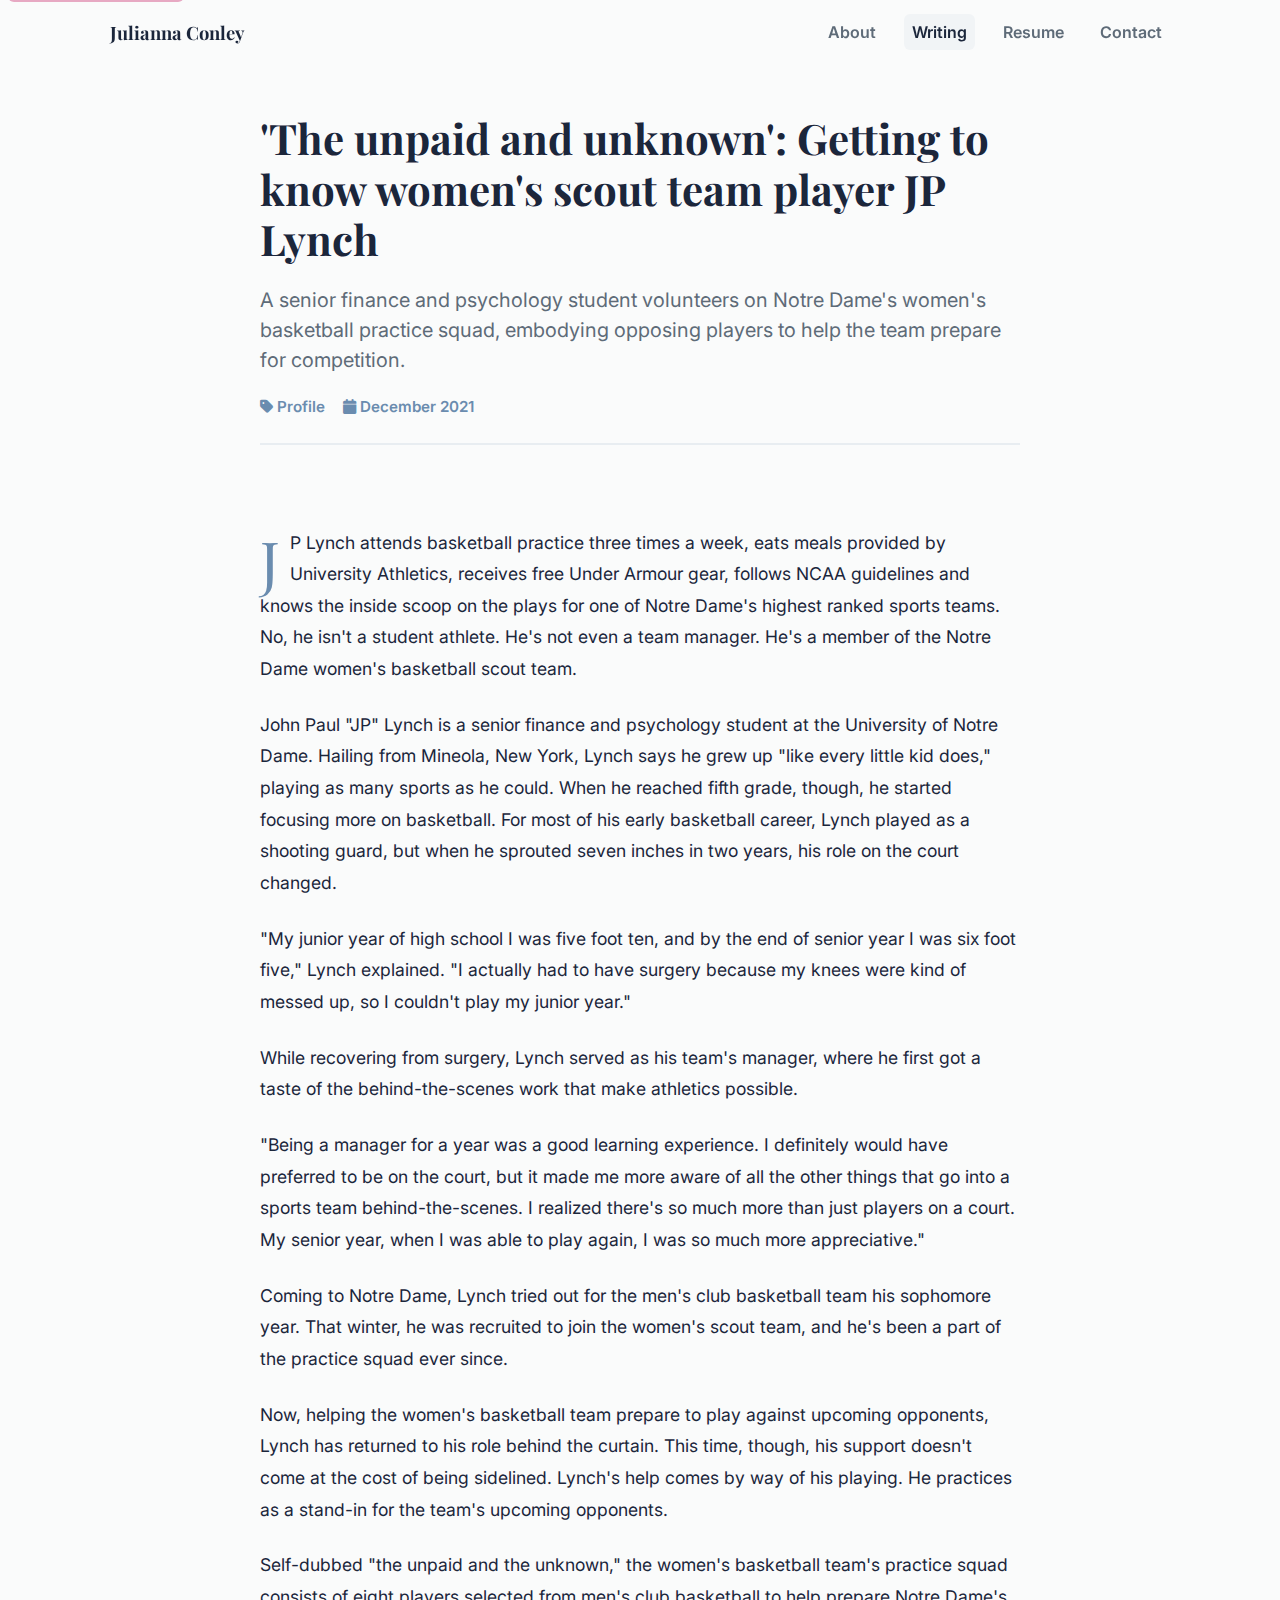
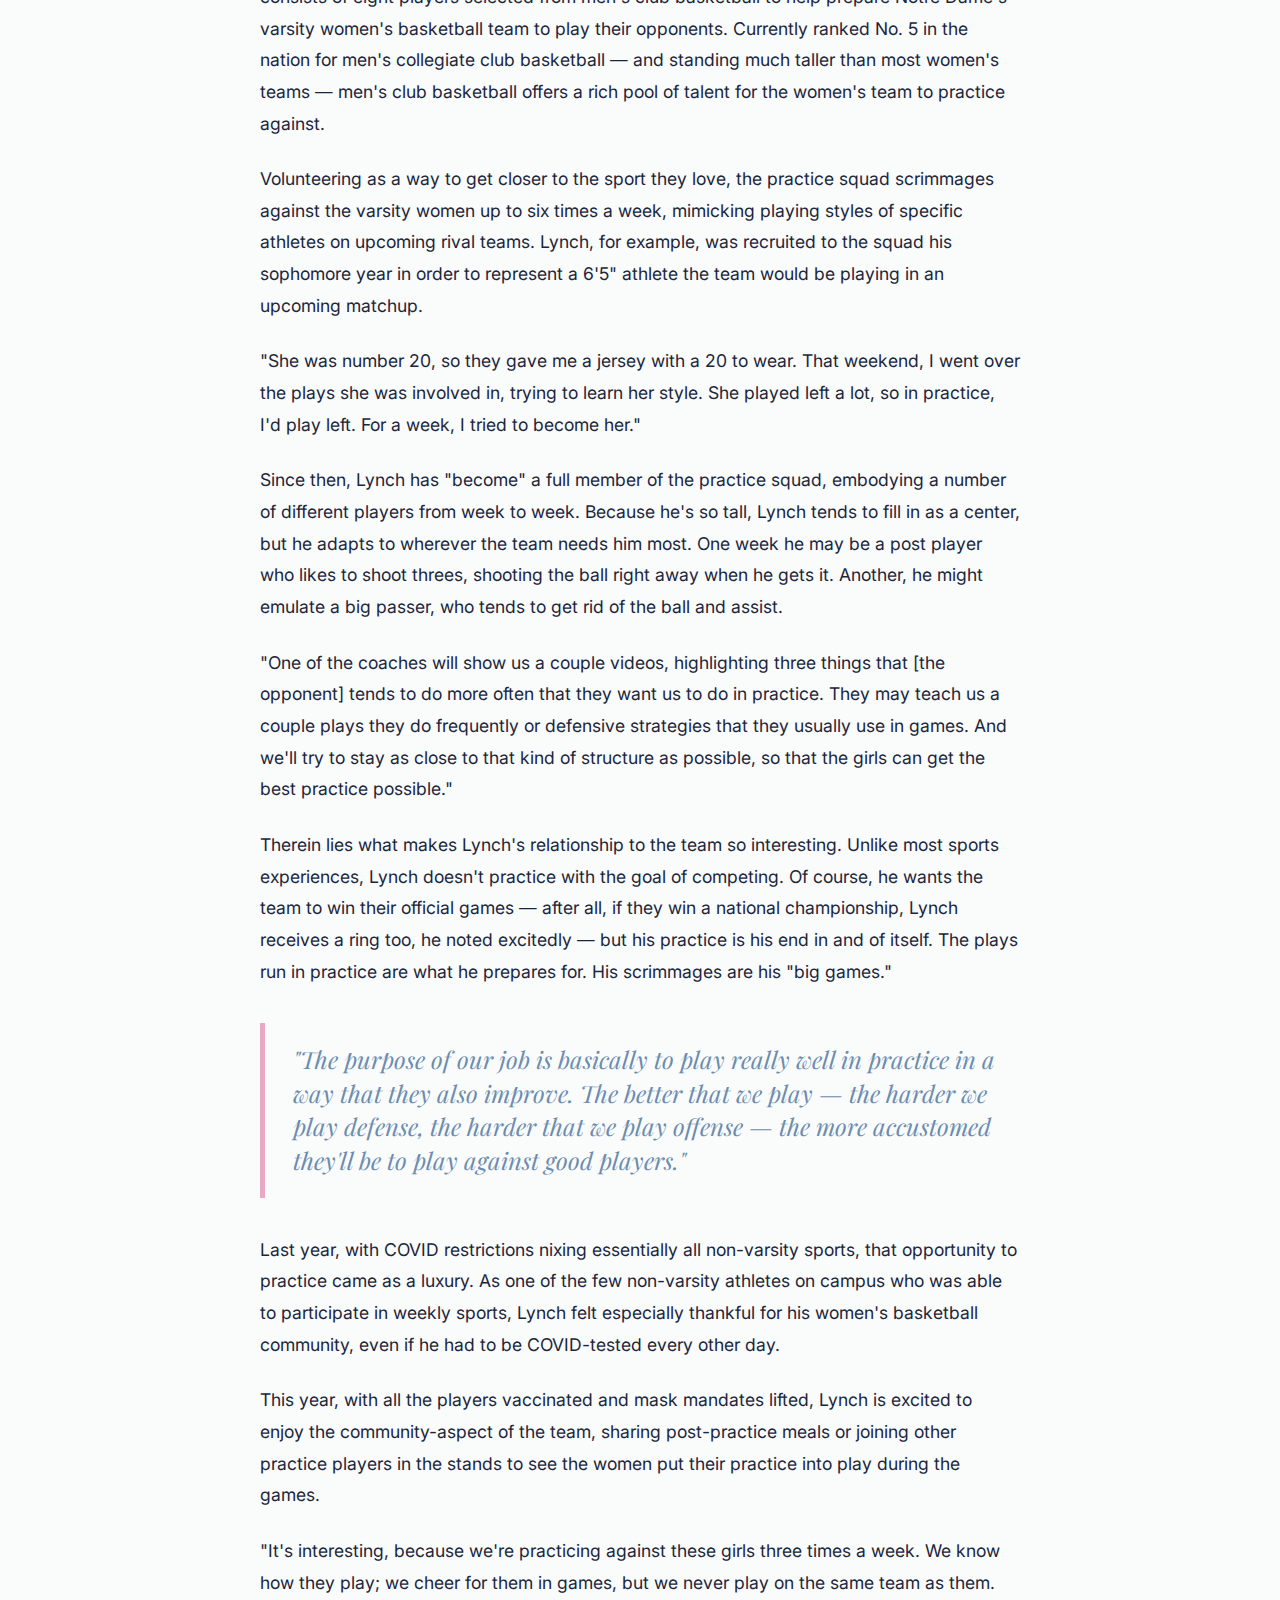
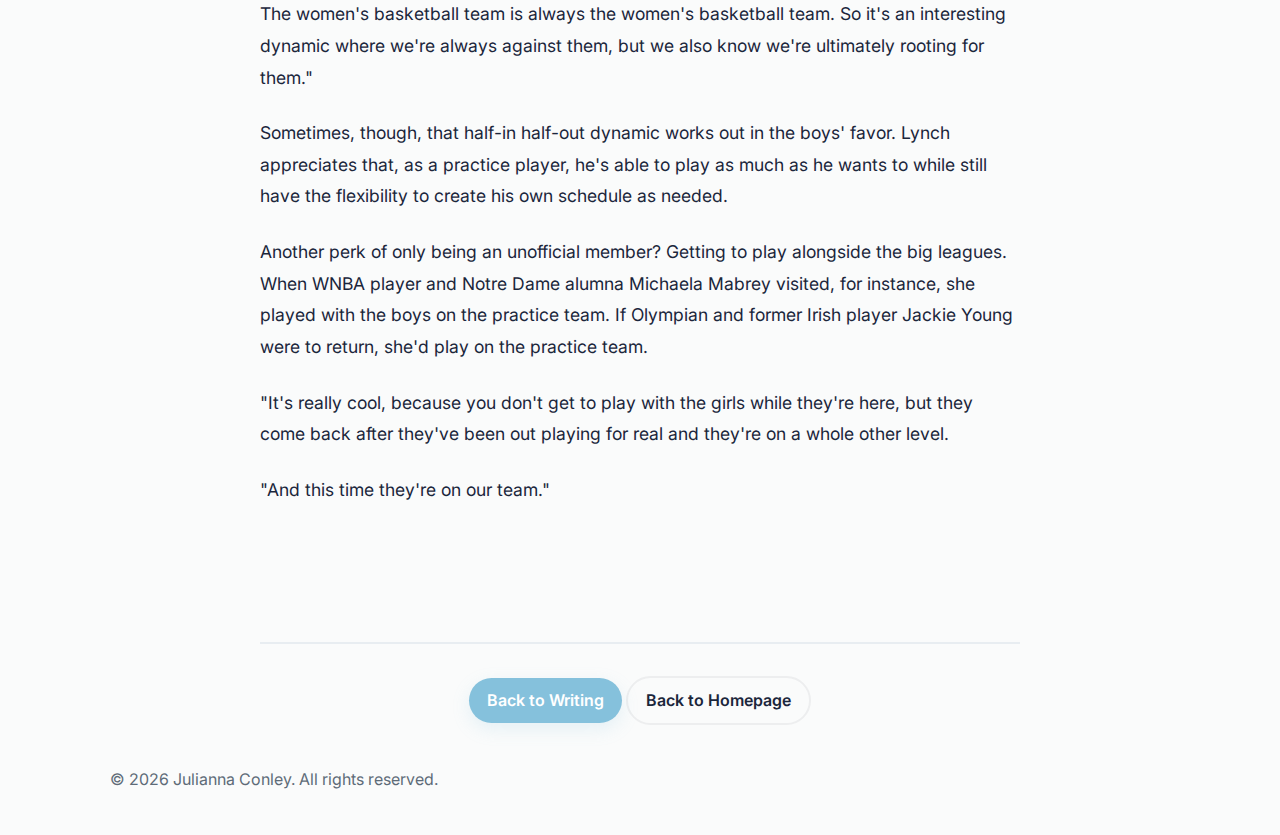
<file: jp-lynch-article.html>
<!DOCTYPE html>
<html lang="en">
<head>
  <meta charset="utf-8" />
  <meta name="viewport" content="width=device-width,initial-scale=1" />
  <title>'The unpaid and unknown': Getting to know women's scout team player JP Lynch — Julianna Conley</title>
  <meta name="description" content="A profile of JP Lynch, a senior who volunteers on Notre Dame's women's basketball practice squad." />
  <link href="https://fonts.googleapis.com/css2?family=Playfair+Display:wght@600;700&family=Inter:wght@300;400;600&display=swap" rel="stylesheet">
  <link rel="stylesheet" href="pwebsite.css" />
  <link href="https://cdnjs.cloudflare.com/ajax/libs/font-awesome/6.4.0/css/all.min.css" rel="stylesheet">
  <style>
    .article-header {
      padding: 48px 0 32px;
      max-width: 760px;
      margin: 0 auto;
    }
    .article-title {
      font-family: 'Playfair Display', serif;
      font-size: 42px;
      line-height: 1.2;
      color: var(--text);
      margin: 0 0 16px;
    }
    .article-subtitle {
      font-size: 1.25rem;
      color: var(--muted);
      margin-bottom: 20px;
      line-height: 1.5;
    }
    .article-meta {
      display: flex;
      gap: 18px;
      flex-wrap: wrap;
      color: var(--primary);
      font-weight: 600;
      font-size: 0.95rem;
      padding-bottom: 24px;
      border-bottom: 2px solid rgba(106,140,175,0.12);
    }
    .article-body {
      max-width: 760px;
      margin: 0 auto;
      padding: 32px 0 64px;
    }
    .article-body p {
      color: var(--text);
      font-size: 1.1rem;
      line-height: 1.8;
      margin-bottom: 24px;
    }
    .article-body p:first-of-type::first-letter {
      font-size: 3.8rem;
      font-family: 'Playfair Display', serif;
      float: left;
      line-height: 0.85;
      margin: 8px 10px 0 0;
      color: var(--primary);
    }
    .pullquote {
      font-family: 'Playfair Display', serif;
      font-size: 1.5rem;
      line-height: 1.4;
      color: var(--primary);
      border-left: 5px solid var(--accent);
      padding: 20px 0 20px 28px;
      margin: 36px 0;
      font-style: italic;
    }
    .article-actions {
      max-width: 760px;
      margin: 48px auto 0;
      padding-top: 32px;
      border-top: 2px solid rgba(106,140,175,0.12);
      text-align: center;
    }
    @media (max-width: 768px) {
      .article-title {
        font-size: 32px;
      }
      .article-body p {
        font-size: 1.05rem;
      }
      .pullquote {
        font-size: 1.3rem;
        padding-left: 20px;
      }
    }
  </style>
</head>
<body>
  <a class="skip-link" href="#main">Skip to main content</a>
  
  <header class="site-header">
    <nav class="navbar" role="navigation" aria-label="Primary">
      <div class="container nav-inner">
        <a class="brand" href="index.html">Julianna Conley</a>
        <ul class="nav-list">
          <li><a href="index.html">About</a></li>
          <li><a href="writing.html" aria-current="page">Writing</a></li>
          <li><a href="resume.html">Resume</a></li>
          <li><a href=".html#contact">Contact</a></li>
        </ul>
      </div>
    </nav>
  </header>

  <main id="main" class="container">
    <article>
      <header class="article-header">
        <h1 class="article-title">'The unpaid and unknown': Getting to know women's scout team player JP Lynch</h1>
        <p class="article-subtitle">A senior finance and psychology student volunteers on Notre Dame's women's basketball practice squad, embodying opposing players to help the team prepare for competition.</p>
        <div class="article-meta">
          <span><i class="fas fa-tag"></i> Profile</span>
          <span><i class="fas fa-calendar"></i> December 2021</span>
        </div>
      </header>

      <div class="article-body">
        <p>JP Lynch attends basketball practice three times a week, eats meals provided by University Athletics, receives free Under Armour gear, follows NCAA guidelines and knows the inside scoop on the plays for one of Notre Dame's highest ranked sports teams. No, he isn't a student athlete. He's not even a team manager. He's a member of the Notre Dame women's basketball scout team.</p>

        <p>John Paul "JP" Lynch is a senior finance and psychology student at the University of Notre Dame. Hailing from Mineola, New York, Lynch says he grew up "like every little kid does," playing as many sports as he could. When he reached fifth grade, though, he started focusing more on basketball. For most of his early basketball career, Lynch played as a shooting guard, but when he sprouted seven inches in two years, his role on the court changed.</p>

        <p>"My junior year of high school I was five foot ten, and by the end of senior year I was six foot five," Lynch explained. "I actually had to have surgery because my knees were kind of messed up, so I couldn't play my junior year."</p>

        <p>While recovering from surgery, Lynch served as his team's manager, where he first got a taste of the behind-the-scenes work that make athletics possible.</p>

    
         <p> "Being a manager for a year was a good learning experience. I definitely would have preferred to be on the court, but it made me more aware of all the other things that go into a sports team behind-the-scenes. I realized there's so much more than just players on a court. My senior year, when I was able to play again, I was so much more appreciative."</p>

        <p>Coming to Notre Dame, Lynch tried out for the men's club basketball team his sophomore year. That winter, he was recruited to join the women's scout team, and he's been a part of the practice squad ever since.</p>

        <p>Now, helping the women's basketball team prepare to play against upcoming opponents, Lynch has returned to his role behind the curtain. This time, though, his support doesn't come at the cost of being sidelined. Lynch's help comes by way of his playing. He practices as a stand-in for the team's upcoming opponents.</p>

        <p>Self-dubbed "the unpaid and the unknown," the women's basketball team's practice squad consists of eight players selected from men's club basketball to help prepare Notre Dame's varsity women's basketball team to play their opponents. Currently ranked No. 5 in the nation for men's collegiate club basketball — and standing much taller than most women's teams — men's club basketball offers a rich pool of talent for the women's team to practice against.</p>

        <p>Volunteering as a way to get closer to the sport they love, the practice squad scrimmages against the varsity women up to six times a week, mimicking playing styles of specific athletes on upcoming rival teams. Lynch, for example, was recruited to the squad his sophomore year in order to represent a 6'5" athlete the team would be playing in an upcoming matchup.</p>

        <p>"She was number 20, so they gave me a jersey with a 20 to wear. That weekend, I went over the plays she was involved in, trying to learn her style. She played left a lot, so in practice, I'd play left. For a week, I tried to become her."</p>

        <p>Since then, Lynch has "become" a full member of the practice squad, embodying a number of different players from week to week. Because he's so tall, Lynch tends to fill in as a center, but he adapts to wherever the team needs him most. One week he may be a post player who likes to shoot threes, shooting the ball right away when he gets it. Another, he might emulate a big passer, who tends to get rid of the ball and assist.</p>

        <p>"One of the coaches will show us a couple videos, highlighting three things that [the opponent] tends to do more often that they want us to do in practice. They may teach us a couple plays they do frequently or defensive strategies that they usually use in games. And we'll try to stay as close to that kind of structure as possible, so that the girls can get the best practice possible."</p>

        <p>Therein lies what makes Lynch's relationship to the team so interesting. Unlike most sports experiences, Lynch doesn't practice with the goal of competing. Of course, he wants the team to win their official games — after all, if they win a national championship, Lynch receives a ring too, he noted excitedly — but his practice is his end in and of itself. The plays run in practice are what he prepares for. His scrimmages are his "big games."</p>

        <div class="pullquote">
          "The purpose of our job is basically to play really well in practice in a way that they also improve. The better that we play — the harder we play defense, the harder that we play offense — the more accustomed they'll be to play against good players."
        </div>

        <p>Last year, with COVID restrictions nixing essentially all non-varsity sports, that opportunity to practice came as a luxury. As one of the few non-varsity athletes on campus who was able to participate in weekly sports, Lynch felt especially thankful for his women's basketball community, even if he had to be COVID-tested every other day.</p>

        <p>This year, with all the players vaccinated and mask mandates lifted, Lynch is excited to enjoy the community-aspect of the team, sharing post-practice meals or joining other practice players in the stands to see the women put their practice into play during the games.</p>

        <p>"It's interesting, because we're practicing against these girls three times a week. We know how they play; we cheer for them in games, but we never play on the same team as them. The women's basketball team is always the women's basketball team. So it's an interesting dynamic where we're always against them, but we also know we're ultimately rooting for them."</p>

        <p>Sometimes, though, that half-in half-out dynamic works out in the boys' favor. Lynch appreciates that, as a practice player, he's able to play as much as he wants to while still have the flexibility to create his own schedule as needed.</p>

        <p>Another perk of only being an unofficial member? Getting to play alongside the big leagues. When WNBA player and Notre Dame alumna Michaela Mabrey visited, for instance, she played with the boys on the practice team. If Olympian and former Irish player Jackie Young were to return, she'd play on the practice team.</p>

        <p>"It's really cool, because you don't get to play with the girls while they're here, but they come back after they've been out playing for real and they're on a whole other level.</p>

        <p>"And this time they're on our team."</p>
      </div>

      <div class="article-actions">
        <a class="btn-secondary" href="writing.html">Back to Writing</a>
        <a class="btn-outline" href="index.html">Back to Homepage</a>
      </div>
    </article>
  </main>

  <footer class="site-footer">
    <div class="container footer-inner">
      <p>&copy; <span id="year"></span> Julianna Conley. All rights reserved.</p>
    </div>
  </footer>

  <script>
    document.getElementById('year').textContent = new Date().getFullYear();
  </script>
  <script src="pwebsites.js"></script>
</body>
</html>
</file>
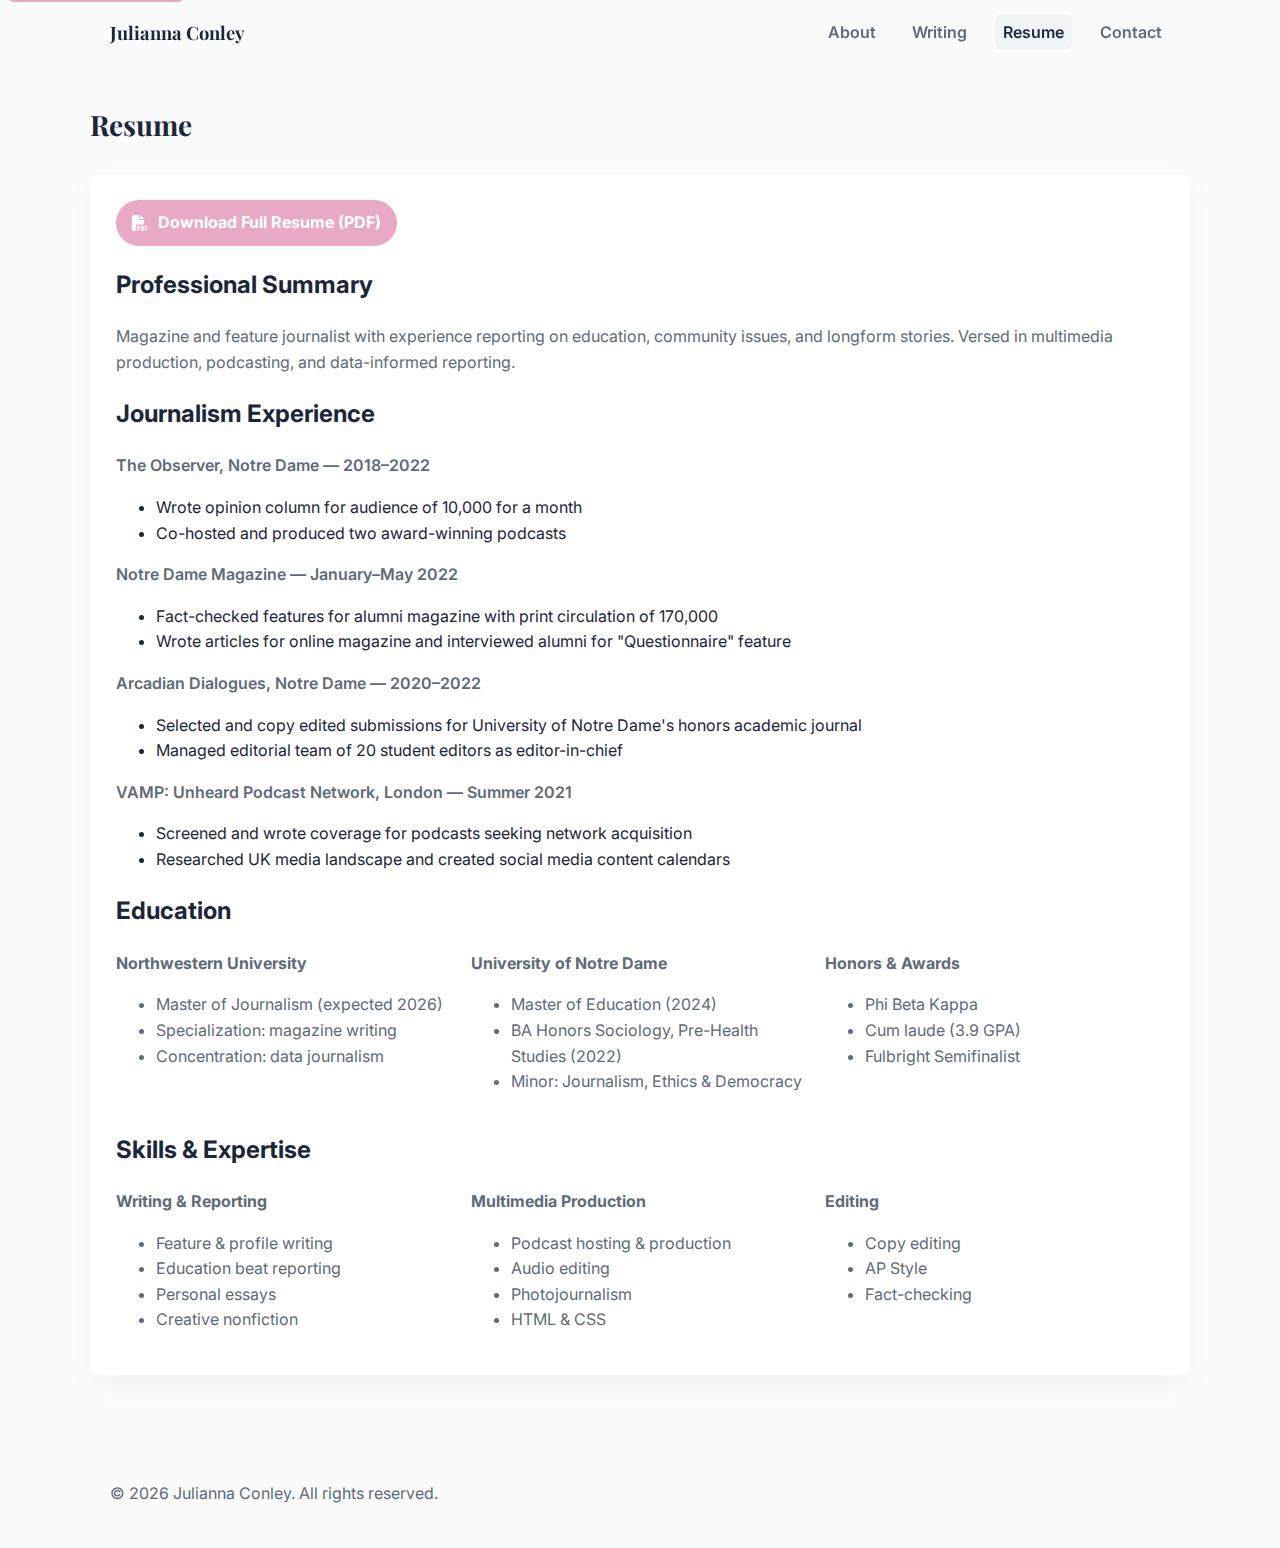
<file: resume.html>
<!DOCTYPE html>
<html lang="en">
<head>
  <meta charset="utf-8" />
  <meta name="viewport" content="width=device-width,initial-scale=1" />
  <title>Resume — Julianna Conley</title>
  <meta name="description" content="Julianna Conley's resume and experience." />
  <link href="https://fonts.googleapis.com/css2?family=Playfair+Display:wght@600;700&family=Inter:wght@300;400;600&display=swap" rel="stylesheet">
  <link rel="stylesheet" href="pwebsite.css" />
  <link href="https://cdnjs.cloudflare.com/ajax/libs/font-awesome/6.4.0/css/all.min.css" rel="stylesheet">
</head>
<body>
  <a class="skip-link" href="#main">Skip to main content</a>
  <header class="site-header">
    <nav class="navbar" role="navigation" aria-label="Primary">
      <div class="container nav-inner">
        <a class="brand" href="index.html">Julianna Conley</a>
        <ul class="nav-list">
          <li><a href="index.html">About</a></li>
          <li><a href="writing.html">Writing</a></li>
          <li><a href="resume.html" aria-current="page">Resume</a></li>
          <li><a href="index.html#contact">Contact</a></li>
        </ul>
      </div>
    </nav>
  </header>

  <main id="main" class="container resume-main">
    <h1 class="section-title">Resume</h1>

    <div class="resume-panel">
      <div class="resume-actions">
        <a class="resume-btn" href="https://ivory-perfect-alligator-846.mypinata.cloud/ipfs/bafkreige6q5nvx2rqkm43ph2muypykym4tokvk232kulhb337nqwjgr3t4" target="_blank" rel="noopener noreferrer" download>
          <i class="fas fa-file-pdf"></i> Download Full Resume (PDF)
        </a>
      </div>

      <section class="resume-summary">
        <h2>Professional Summary</h2>
        <p>Magazine and feature journalist with experience reporting on education, community issues, and longform stories. Versed in multimedia production, podcasting, and data-informed reporting.</p>
</p>      </section>

      <section class="resume-experience">
        <h2>Journalism Experience</h3>
        
        <div class="job">
          <p class="job-meta">The Observer, Notre Dame — 2018–2022</p>
          <ul>
            <li>Wrote opinion column for audience of 10,000 for a month</li>
            <li>Co-hosted and produced two award-winning podcasts</li>
          </ul>
        </div>

        <div class="job">
          <p class="job-meta">Notre Dame Magazine — January–May 2022</p>
          <ul>
            <li>Fact-checked features for alumni magazine with print circulation of 170,000</li>
            <li>Wrote articles for online magazine and interviewed alumni for "Questionnaire" feature</li>
          </ul>
        </div>



        <div class="job">
          <p class="job-meta">Arcadian Dialogues, Notre Dame — 2020–2022</p>
          <ul>
            <li>Selected and copy edited submissions for University of Notre Dame's honors academic journal</li>
            <li>Managed editorial team of 20 student editors as editor-in-chief</li>
          </ul>
        </div>

        <div class="job">
          <p class="job-meta">VAMP: Unheard Podcast Network, London — Summer 2021</p>
          <ul>
            <li>Screened and wrote coverage for podcasts seeking network acquisition</li>
            <li>Researched UK media landscape and created social media content calendars</li>
          </ul>
        </div>

      <section class="resume-skills">
        <h2>Education</h2>
        <div class="skills-grid">
          <div>
            <strong>Northwestern University</strong>
            <ul>
              <li>Master of Journalism (expected 2026)</li>
              <li>Specialization: magazine writing</li>
              <li>Concentration: data journalism</li>
            </ul>
          </div>
          <div>
            <strong>University of Notre Dame</strong>
            <ul>
              <li>Master of Education (2024)</li>
              <li>BA Honors Sociology, Pre-Health Studies (2022)</li>
              <li>Minor: Journalism, Ethics & Democracy</li>
            </ul>
          </div>
          <div>
            <strong>Honors & Awards</strong>
            <ul>
              <li>Phi Beta Kappa</li>
              <li>Cum laude (3.9 GPA)</li>
              <li>Fulbright Semifinalist</li>
            </ul>
          </div>
        </div>

        <h2>Skills & Expertise</h2>
        <div class="skills-grid">
          <div>
            <strong>Writing & Reporting</strong>
            <ul>
              <li>Feature & profile writing</li>
              <li>Education beat reporting</li>
              <li>Personal essays</li>
              <li>Creative nonfiction</li>
            </ul>
          </div>
          <div>
            <strong>Multimedia Production</strong>
            <ul>
              <li>Podcast hosting & production</li>
              <li>Audio editing</li>
              <li>Photojournalism</li>
              <li>HTML & CSS</li>
            </ul>
          </div>
          <div>
            <strong>Editing</strong>
            <ul>
              <li>Copy editing</li>
              <li>AP Style</li>
              <li>Fact-checking</li>
              
            </ul>
          </div>
        </div>
      </section>
    </div>
  </main>

  <footer class="site-footer">
    <div class="container footer-inner">
      <p>&copy; <span id="year3"></span> Julianna Conley. All rights reserved.</p>
    </div>
  </footer>

  <script>document.getElementById('year3').textContent = new Date().getFullYear();</script>
  <script src="pwebsites.js"></script>
</body>
</html>
</file>
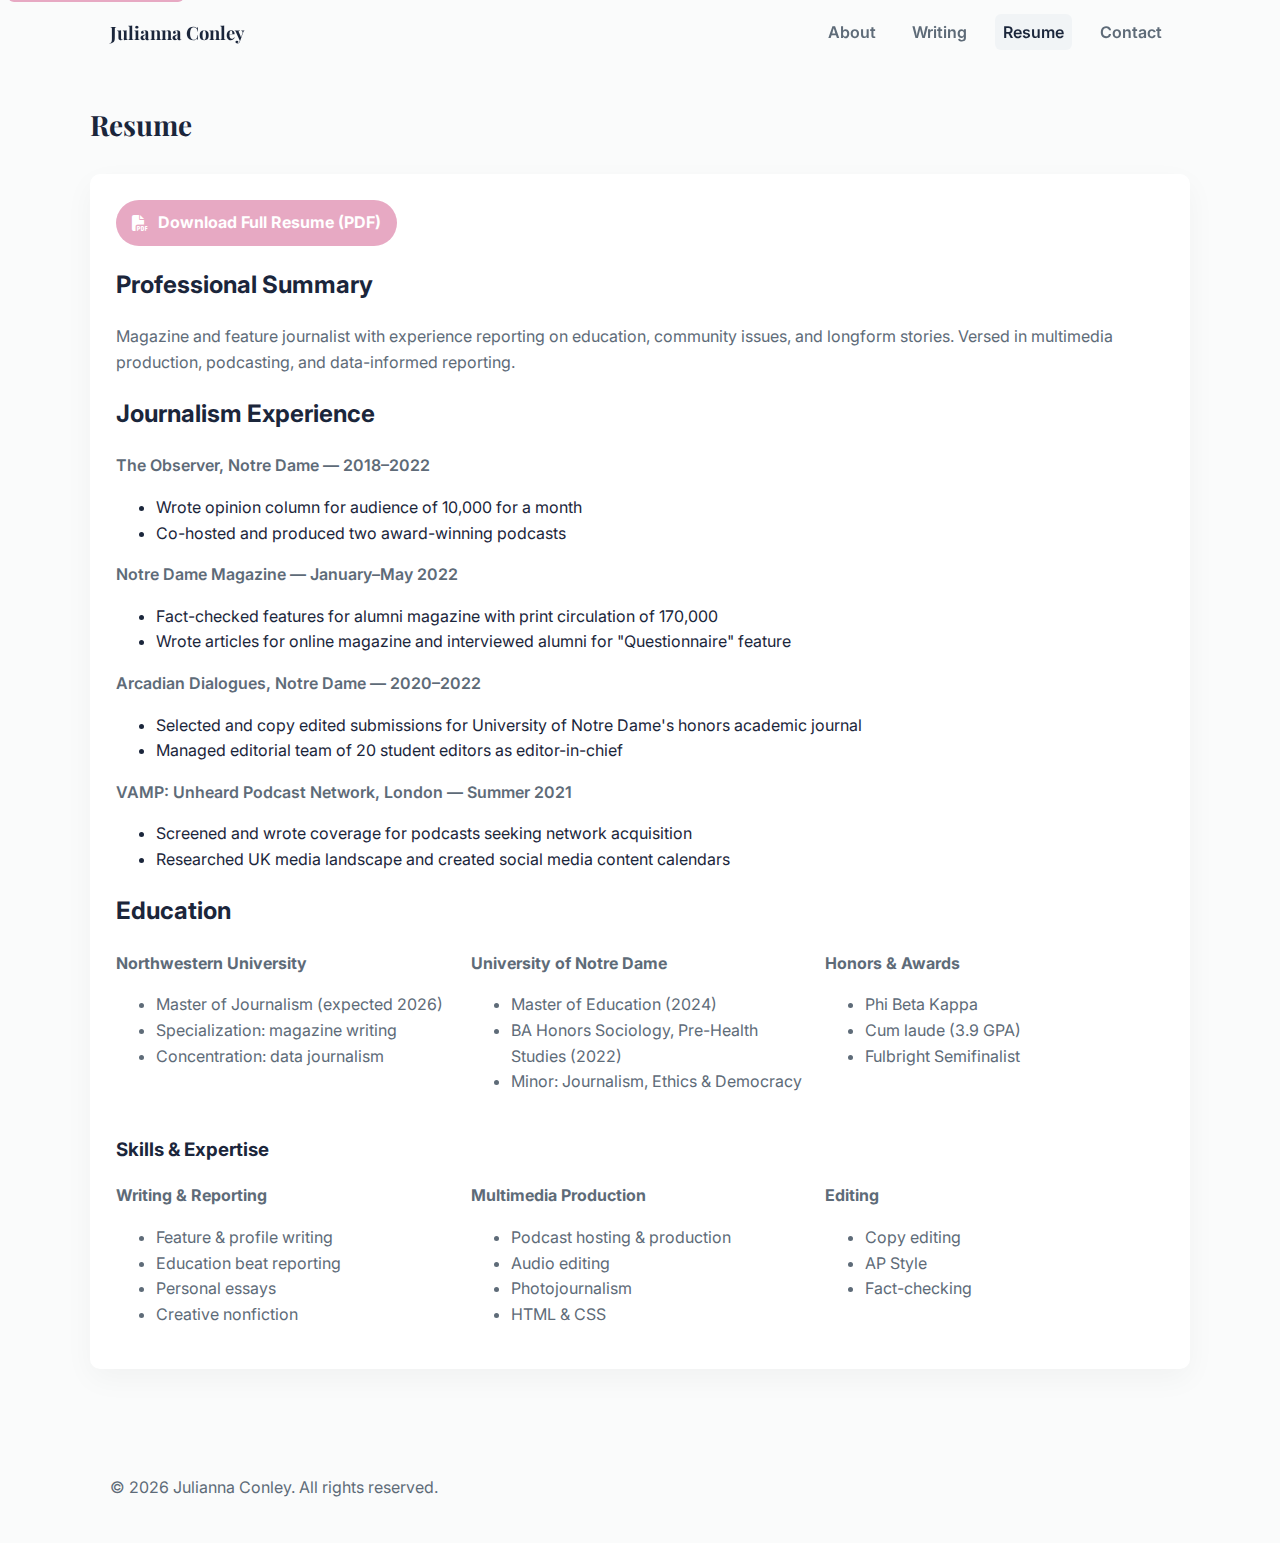
<file: resumebackup.html>
<!DOCTYPE html>
<html lang="en">
<head>
  <meta charset="utf-8" />
  <meta name="viewport" content="width=device-width,initial-scale=1" />
  <title>Resume — Julianna Conley</title>
  <meta name="description" content="Julianna Conley's resume and experience." />
  <link href="https://fonts.googleapis.com/css2?family=Playfair+Display:wght@600;700&family=Inter:wght@300;400;600&display=swap" rel="stylesheet">
  <link rel="stylesheet" href="pwebsite.css" />
  <link href="https://cdnjs.cloudflare.com/ajax/libs/font-awesome/6.4.0/css/all.min.css" rel="stylesheet">
</head>
<body>
  <a class="skip-link" href="#main">Skip to main content</a>
  <header class="site-header">
    <nav class="navbar" role="navigation" aria-label="Primary">
      <div class="container nav-inner">
        <a class="brand" href="portfolioindex.html">Julianna Conley</a>
        <ul class="nav-list">
          <li><a href="portfolioindex.html">About</a></li>
          <li><a href="writing.html">Writing</a></li>
          <li><a href="resume.html" aria-current="page">Resume</a></li>
          <li><a href="portfolioindex.html#contact">Contact</a></li>
        </ul>
      </div>
    </nav>
  </header>

  <main id="main" class="container resume-main">
    <h1 class="section-title">Resume</h1>

    <div class="resume-panel">
      <div class="resume-actions">
        <a class="resume-btn" href="https://ivory-perfect-alligator-846.mypinata.cloud/ipfs/bafkreige6q5nvx2rqkm43ph2muypykym4tokvk232kulhb337nqwjgr3t4" target="_blank" rel="noopener noreferrer" download>
          <i class="fas fa-file-pdf"></i> Download Full Resume (PDF)
        </a>
      </div>

      <section class="resume-summary">
        <h2>Professional Summary</h2>
        <p>Magazine and feature journalist with experience reporting on education, community issues, and longform stories. Versed in multimedia production, podcasting, and data-informed reporting.</p>
</p>      </section>

      <section class="resume-experience">
        <h2>Journalism Experience</h3>
        
        <div class="job">
          <p class="job-meta">The Observer, Notre Dame — 2018–2022</p>
          <ul>
            <li>Wrote opinion column for audience of 10,000 for a month</li>
            <li>Co-hosted and produced two award-winning podcasts</li>
          </ul>
        </div>

        <div class="job">
          <p class="job-meta">Notre Dame Magazine — January–May 2022</p>
          <ul>
            <li>Fact-checked features for alumni magazine with print circulation of 170,000</li>
            <li>Wrote articles for online magazine and interviewed alumni for "Questionnaire" feature</li>
          </ul>
        </div>



        <div class="job">
          <p class="job-meta">Arcadian Dialogues, Notre Dame — 2020–2022</p>
          <ul>
            <li>Selected and copy edited submissions for University of Notre Dame's honors academic journal</li>
            <li>Managed editorial team of 20 student editors as editor-in-chief</li>
          </ul>
        </div>

        <div class="job">
          <p class="job-meta">VAMP: Unheard Podcast Network, London — Summer 2021</p>
          <ul>
            <li>Screened and wrote coverage for podcasts seeking network acquisition</li>
            <li>Researched UK media landscape and created social media content calendars</li>
          </ul>
        </div>

      <section class="resume-skills">
        <h2>Education</h2>
        <div class="skills-grid">
          <div>
            <strong>Northwestern University</strong>
            <ul>
              <li>Master of Journalism (expected 2026)</li>
              <li>Specialization: magazine writing</li>
              <li>Concentration: data journalism</li>
            </ul>
          </div>
          <div>
            <strong>University of Notre Dame</strong>
            <ul>
              <li>Master of Education (2024)</li>
              <li>BA Honors Sociology, Pre-Health Studies (2022)</li>
              <li>Minor: Journalism, Ethics & Democracy</li>
            </ul>
          </div>
          <div>
            <strong>Honors & Awards</strong>
            <ul>
              <li>Phi Beta Kappa</li>
              <li>Cum laude (3.9 GPA)</li>
              <li>Fulbright Semifinalist</li>
            </ul>
          </div>
        </div>

        <h3 style="margin-top: 24px">Skills & Expertise</h3>
        <div class="skills-grid">
          <div>
            <strong>Writing & Reporting</strong>
            <ul>
              <li>Feature & profile writing</li>
              <li>Education beat reporting</li>
              <li>Personal essays</li>
              <li>Creative nonfiction</li>
            </ul>
          </div>
          <div>
            <strong>Multimedia Production</strong>
            <ul>
              <li>Podcast hosting & production</li>
              <li>Audio editing</li>
              <li>Photojournalism</li>
              <li>HTML & CSS</li>
            </ul>
          </div>
          <div>
            <strong>Editing</strong>
            <ul>
              <li>Copy editing</li>
              <li>AP Style</li>
              <li>Fact-checking</li>
              
            </ul>
          </div>
        </div>
      </section>
    </div>
  </main>

  <footer class="site-footer">
    <div class="container footer-inner">
      <p>&copy; <span id="year3"></span> Julianna Conley. All rights reserved.</p>
    </div>
  </footer>

  <script>document.getElementById('year3').textContent = new Date().getFullYear();</script>
  <script src="pwebsites.js"></script>
</body>
</html>
</file>
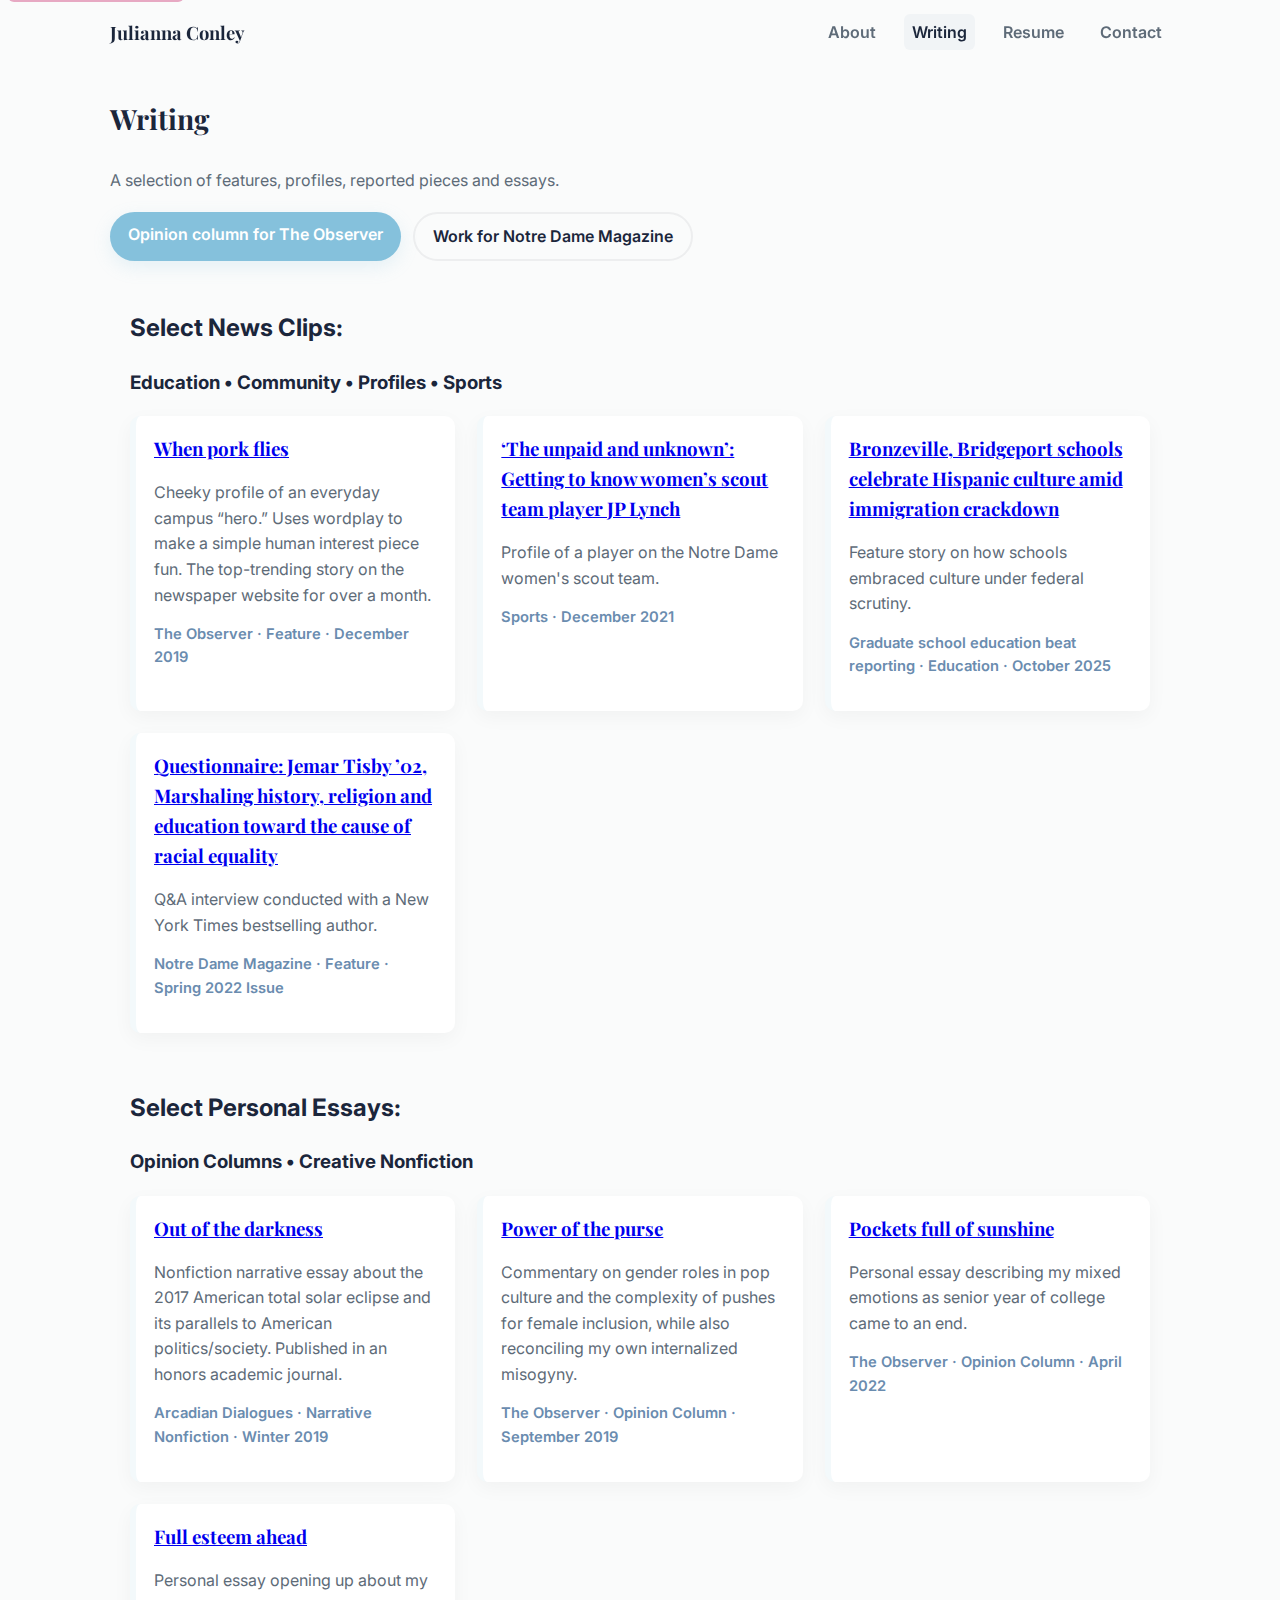
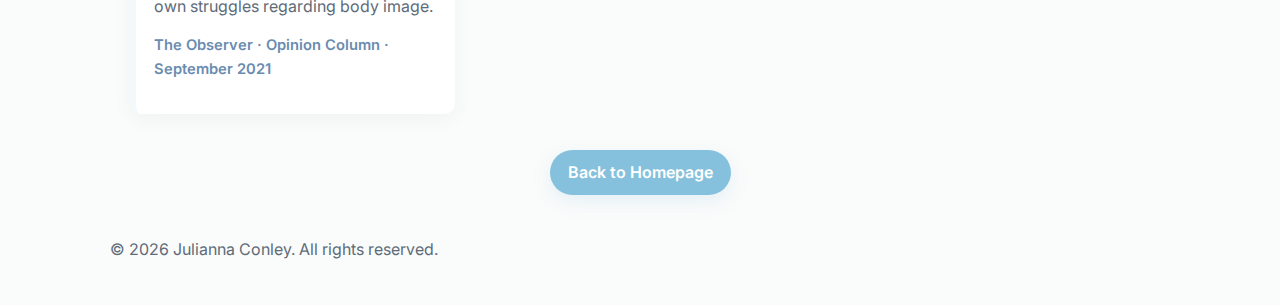
<file: writing.html>
<!DOCTYPE html>
<html lang="en">
<head>
  <meta charset="utf-8" />
  <meta name="viewport" content="width=device-width,initial-scale=1" />
  <title>Writing — Julianna Conley</title>
  <meta name="description" content="Full archive of Julianna Conley's writing, features, and longform work." />
  <link href="https://fonts.googleapis.com/css2?family=Playfair+Display:wght@600;700&family=Inter:wght@300;400;600&display=swap" rel="stylesheet">
  <link rel="stylesheet" href="pwebsite.css" />
  <link href="https://cdnjs.cloudflare.com/ajax/libs/font-awesome/6.4.0/css/all.min.css" rel="stylesheet">
</head>
<body>
  <a class="skip-link" href="#main">Skip to main content</a>
  <header class="site-header">
    <nav class="navbar" role="navigation" aria-label="Primary">
      <div class="container nav-inner">
        <a class="brand" href="portfolioindex.html">Julianna Conley</a>
        <ul class="nav-list">
          <li><a href="portfolioindex.html">About</a></li>
          <li><a href="writing.html" aria-current="page">Writing</a></li>
          <li><a href="resume.html">Resume</a></li>
          <li><a href="portfolioindex.html">Contact</a></li>
        </ul>
      </div>
    </nav>
  </header>

  <main id="main" class="container">
    <section class="writing-hero">
      <h1 class="section-title">Writing</h1>
      <p class="lead">A selection of features, profiles, reported pieces and essays.</p>
    <div class="about-actions">
            <a class="btn-secondary" href="https://www.ndsmcobserver.com/staff/julianna-conley" target="_blank">Opinion column for The Observer</a>
            <a class="btn-outline" href="https://magazine.nd.edu/stories/authors/julianna-conley-22/" target="_blank">Work for Notre Dame Magazine</a>
          </div>
    </section>

    <section class="writing-filters">
      <div class="container">
        <h2 class="filters-note"> Select News Clips: </h2>
          <h3>Education • Community • Profiles • Sports</h3>
      </div>
    </section>

    <section class="writing-grid container" aria-labelledby="writing-heading">
      <div class="card">
        <h3 class="card-title"><a href="https://www.ndsmcobserver.com/article/2019/12/when-pork-flies" target="_blank">When pork flies</a></h3>
        <p class="card-deck">Cheeky profile of an everyday campus “hero.” Uses wordplay to make a simple human interest  piece fun. The top-trending story on the newspaper website for over a month.</p>
        <p class="card-meta">The Observer · Feature · December 2019</p>
      </div>

      <div class="card">
        <h3 class="card-title"><a href="jp-lynch-article.html" target="_blank">‘The unpaid and unknown’: Getting to know women’s scout team player JP Lynch</a></h3>
        <p class="card-deck">Profile of a player on the Notre Dame women's scout team.</p>
        <p class="card-meta"> Sports · December 2021</p>
      </div>

<div class="card">
        <h3 class="card-title"><a href="hispanic-heritage-month.html" target="_blank">Bronzeville, Bridgeport schools celebrate Hispanic culture amid immigration crackdown</a></h3>
        <p class="card-deck">Feature story on how schools embraced culture under federal scrutiny.</p>
        <p class="card-meta"> Graduate school education beat reporting · Education · October 2025</p>
      </div>

      <div class="card">
        <h3 class="card-title"><a href="https://magazine.nd.edu/stories/questionnaire-jemar-tisby-02/" target="_blank">
Questionnaire: Jemar Tisby ’02, Marshaling history, religion and education toward the cause of racial equality</a></h3>
        <p class="card-deck">Q&A interview conducted with a New York Times bestselling author.</p>
        <p class="card-meta">Notre Dame Magazine · Feature · Spring 2022 Issue</p>
      </div>
    </section>

    <section class="writing-filters">
      <div class="container">
        <h2 class="filters-note"> Select Personal Essays: </h2>
          <h3>Opinion Columns • Creative Nonfiction </h3>
      </div>
    </section>

    <section class="writing-grid container" aria-labelledby="writing-heading">
      <div class="card">
        <h3 class="card-title"><a href="https://sites.nd.edu/arcadian-dialogues/files/2020/01/Out-of-the-Darkness-Julianna-Conley.pdf" target="_blank">Out of the darkness</a></h3>
        <p class="card-deck">Nonfiction narrative essay about the 2017 American total solar eclipse and its parallels to American politics/society. Published in an honors academic journal.</p>
        <p class="card-meta">Arcadian Dialogues · Narrative Nonfiction · Winter 2019</p>
      </div>

      <div class="card">
        <h3 class="card-title"><a href="https://www.ndsmcobserver.com/article/2019/09/power-of-the-purse" target="_blank">Power of the purse</a></h3>
        <p class="card-deck">Commentary on gender roles in pop culture and the complexity of pushes for female inclusion, while also reconciling my own internalized misogyny.</p>
        <p class="card-meta"> The Observer · Opinion Column · September 2019</p>
      </div>

<div class="card">
        <h3 class="card-title"><a href="https://www.ndsmcobserver.com/article/2022/03/pockets-full-of-sunshine" target="_blank">Pockets full of sunshine</a></h3>
        <p class="card-deck">Personal essay describing my mixed emotions as senior year of college came to an end.</p>
        <p class="card-meta"> The Observer · Opinion Column · April 2022</p>
      </div>

      <div class="card">
        <h3 class="card-title"><a href="https://www.ndsmcobserver.com/article/2021/09/full-esteem-ahead" target="_blank">Full esteem ahead</a></h3>
        <p class="card-deck">Personal essay opening up about my own struggles regarding body image.</p>
        <p class="card-meta">The Observer · Opinion Column · September 2021</p>
      </div>
    </section>
    <div class="container center">
      <a class="btn-secondary" href="portfolioindex.html">Back to Homepage</a>
    </div>
  </main>

  <footer class="site-footer">
    <div class="container footer-inner">
      <p>&copy; <span id="year2"></span> Julianna Conley. All rights reserved.</p>
    </div>
  </footer>

  <script>
    document.getElementById('year2').textContent = new Date().getFullYear();
  </script>

  <script src="pwebsites.js"></script>
</body>
</html>
</file>
<file: pwebsite.css>
:root{
  --primary: #6A8CAF;      /* muted blue */
  --accent:  #E7A9C3;      /* blush / lavender */
  --aqua:    #85C1DC;      /* soft aqua */
  --text:    #1B263B;      /* deep blue-gray */
  --muted:   #5E6B78;
  --bg:      #FAFBFB;
  --white:   #ffffff;
  --card:    #ffffff;
}

/* Base */
*{box-sizing:border-box}
html,body{height:100%}
body{
  margin:0;
  font-family: 'Inter', system-ui, -apple-system, 'Segoe UI', Roboto, 'Helvetica Neue', Arial;
  color:var(--text);
  background:var(--bg);
  -webkit-font-smoothing:antialiased;
  -moz-osx-font-smoothing:grayscale;
  line-height:1.6;
  overflow-x:hidden;
}

.container{max-width:1100px;margin:0 auto;padding:0 20px}
.center{text-align:center}

/* Skip link for accessibility */
.skip-link{
  position:absolute;
  left:8px;
  top:-40px;
  background:var(--accent);
  color:var(--white);
  padding:8px 12px;
  border-radius:6px;
  text-decoration:none;
  z-index:999;
}
.skip-link:focus{top:8px;outline:3px solid rgba(0,0,0,0.08)}

/* Nav */
.site-header{position:sticky;top:0;z-index:40;background:transparent}
.navbar{display:flex;align-items:center;justify-content:space-between;padding:18px 0}
.nav-inner{display:flex;align-items:center;justify-content:space-between;width:100%}
.brand{font-family:'Playfair Display', serif;font-size:1.15rem;color:var(--text);text-decoration:none;font-weight:700}
.nav-list{list-style:none;display:flex;gap:20px;margin:0;padding:0}
.nav-list a{color:var(--muted);text-decoration:none;font-weight:600;padding:8px;border-radius:6px}
.nav-list a:hover, .nav-list a[aria-current="page"]{color:var(--text);background:rgba(106,140,175,0.06)}

/* HERO */
.hero-section{
  background:linear-gradient(180deg, rgba(133,193,220,0.10), rgba(231,169,195,0.06));
  padding:86px 0 64px;
  text-align:center;
}
.hero-inner{max-width:860px;margin:0 auto}
.hero-title{font-family:'Playfair Display',serif;font-size:48px;margin:0;color:var(--text);line-height:1}
.hero-tagline{margin-top:10px;font-weight:600;color:var(--primary);letter-spacing:0.6px}
.hero-sub{margin-top:14px;color:var(--muted);max-width:760px;margin-left:auto;margin-right:auto;font-size:1.05rem}

/* Section Title */
.section-title{
  font-family:'Playfair Display',serif;
  font-weight:700;
  font-size:28px;
  color:var(--text);
  margin-bottom:26px;
}

/* ABOUT */
.about-section{padding:48px 0 56px;background:transparent}
.about-grid{display:grid;grid-template-columns:260px 1fr;gap:28px;align-items:center}
.headshot-figure{margin:0}
.headshot-img{width:100%;max-width:260px;border-radius:12px;border:6px solid rgba(133,193,220,0.15);box-shadow:0 10px 30px rgba(19,24,33,0.04)}
.about-copy .bio{color:var(--muted);margin-bottom:16px;font-size:1rem}
.about-actions{margin-top:18px;display:flex;gap:12px;flex-wrap:wrap}
.btn-secondary{
  display:inline-block;padding:10px 18px;background:var(--aqua);color:var(--white);text-decoration:none;border-radius:999px;font-weight:600;box-shadow:0 6px 18px rgba(133,193,220,0.18)
}
.btn-outline{display:inline-block;padding:10px 18px;background:transparent;border:2px solid rgba(27,38,59,0.06);color:var(--text);text-decoration:none;border-radius:999px;font-weight:600}

/* WORK / Selected work grid */
.work-section{padding:34px 0 62px;background:var(--bg)}
.work-grid{display:grid;grid-template-columns:repeat(auto-fit,minmax(280px,1fr));gap:20px}
.work-card{
  background:var(--card);
  border-radius:10px;padding:22px;border-left:6px solid rgba(231,169,195,0.16);
  box-shadow:0 6px 22px rgba(19,24,33,0.04);
  transition:transform .22s ease,box-shadow .22s ease;
}
.work-card:hover{transform:translateY(-6px);box-shadow:0 18px 45px rgba(19,24,33,0.08)}
.work-headline{font-family:'Playfair Display',serif;font-size:18px;color:var(--text);margin:0 0 10px}
.work-deck{color:var(--muted);margin-bottom:12px}
.work-meta{display:flex;gap:12px;color:var(--primary);font-weight:600;margin-bottom:10px;font-size:.92rem}
.work-link{display:inline-flex;align-items:center;gap:10px;color:var(--primary);text-decoration:none;font-weight:600}

/* featured actions */
.featured-actions{margin-top:18px;text-align:center}

/* CONTACT (homepage) */
.contact-section{padding:36px 0 76px}
.contact-grid{display:grid;grid-template-columns:1fr 180px;gap:20px;align-items:center}
.contact-item{margin:8px 0;color:var(--muted)}
.contact-link{color:var(--text);text-decoration:none;font-weight:600}
.contact-note{color:var(--muted);margin-top:8px}
.social{display:flex;flex-direction:column;gap:10px;align-items:flex-end}
.follow{font-weight:700;color:var(--muted);margin-bottom:6px}
.social-link{display:inline-flex;align-items:center;justify-content:center;width:44px;height:44px;border-radius:8px;background:rgba(27,38,59,0.04);color:var(--text);text-decoration:none}

/* FOOTER */
.site-footer{padding:26px 0;background:transparent;color:var(--muted)}
.footer-inner{display:flex;justify-content:space-between;align-items:center;gap:12px;flex-wrap:wrap}

/* WRITING PAGE */
.writing-hero{padding:28px 0}
.lead{color:var(--muted);margin-bottom:14px}
.writing-grid{display:grid;grid-template-columns:repeat(auto-fit,minmax(260px,1fr));gap:22px;padding-bottom:36px}
.card{background:var(--card);padding:18px;border-radius:10px;border-left:6px solid rgba(133,193,220,0.10);box-shadow:0 6px 20px rgba(19,24,33,0.04)}
.card-title{font-family:'Playfair Display',serif;margin:0 0 8px}
.card-deck{color:var(--muted);margin-bottom:8px}
.card-meta{font-size:.92rem;color:var(--primary);font-weight:600}

/* RESUME */
.resume-main{padding:34px 0 64px}
.resume-panel{background:var(--card);padding:26px;border-radius:10px;box-shadow:0 10px 30px rgba(19,24,33,0.04)}
.resume-btn{display:inline-flex;align-items:center;gap:10px;padding:10px 16px;background:var(--accent);color:var(--white);text-decoration:none;border-radius:999px;font-weight:700}
.resume-actions{margin-bottom:18px}
.resume-summary p{color:var(--muted);margin:8px 0}
.resume-experience h3, .resume-skills h3{margin-top:18px;color:var(--text)}
.job-meta{color:var(--muted);font-weight:600;margin-bottom:6px}
.skills-grid{display:grid;grid-template-columns:repeat(auto-fit,minmax(180px,1fr));gap:16px;color:var(--muted)}

/* Utilities */
.section-title { margin-top: 4px; }
.visually-hidden{position:absolute!important;clip:rect(1px,1px,1px,1px);padding:0;border:0;height:1px;width:1px;overflow:hidden}

/* Responsive */
@media (max-width:900px){
  .about-grid{grid-template-columns:1fr;grid-template-rows:auto auto;gap:18px;text-align:left}
  .contact-grid{grid-template-columns:1fr;align-items:start}
  .nav-list{display:none}
  .hero-title{font-size:40px}
}
@media (max-width:520px){
  .hero-title{font-size:32px}
  .work-grid{gap:14px}
  .card, .work-card{padding:14px}
  .headshot-img{max-width:220px}
}

/* print cleanup */
@media print{
  .nav-list, .site-header, .skip-link, .social-link { display:none; }
  body{background:#fff;color:#000}
}
</file>
